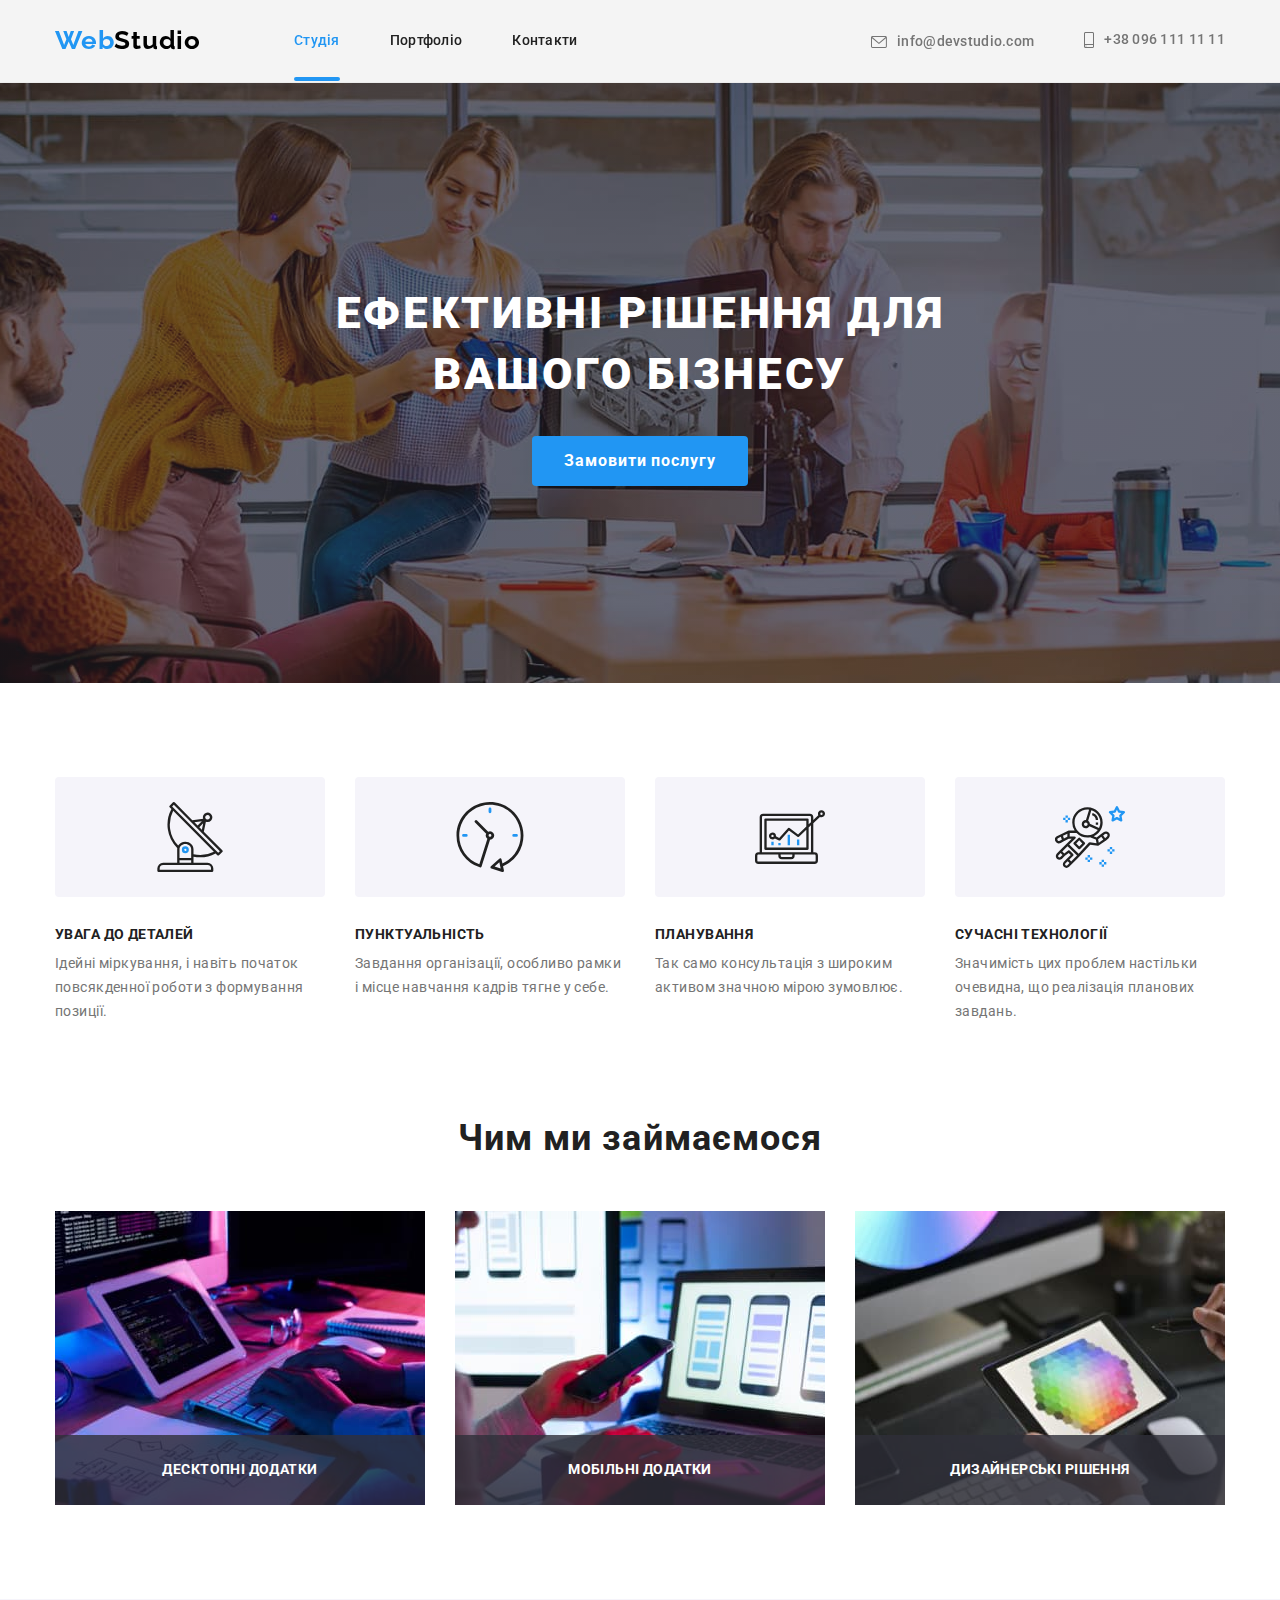
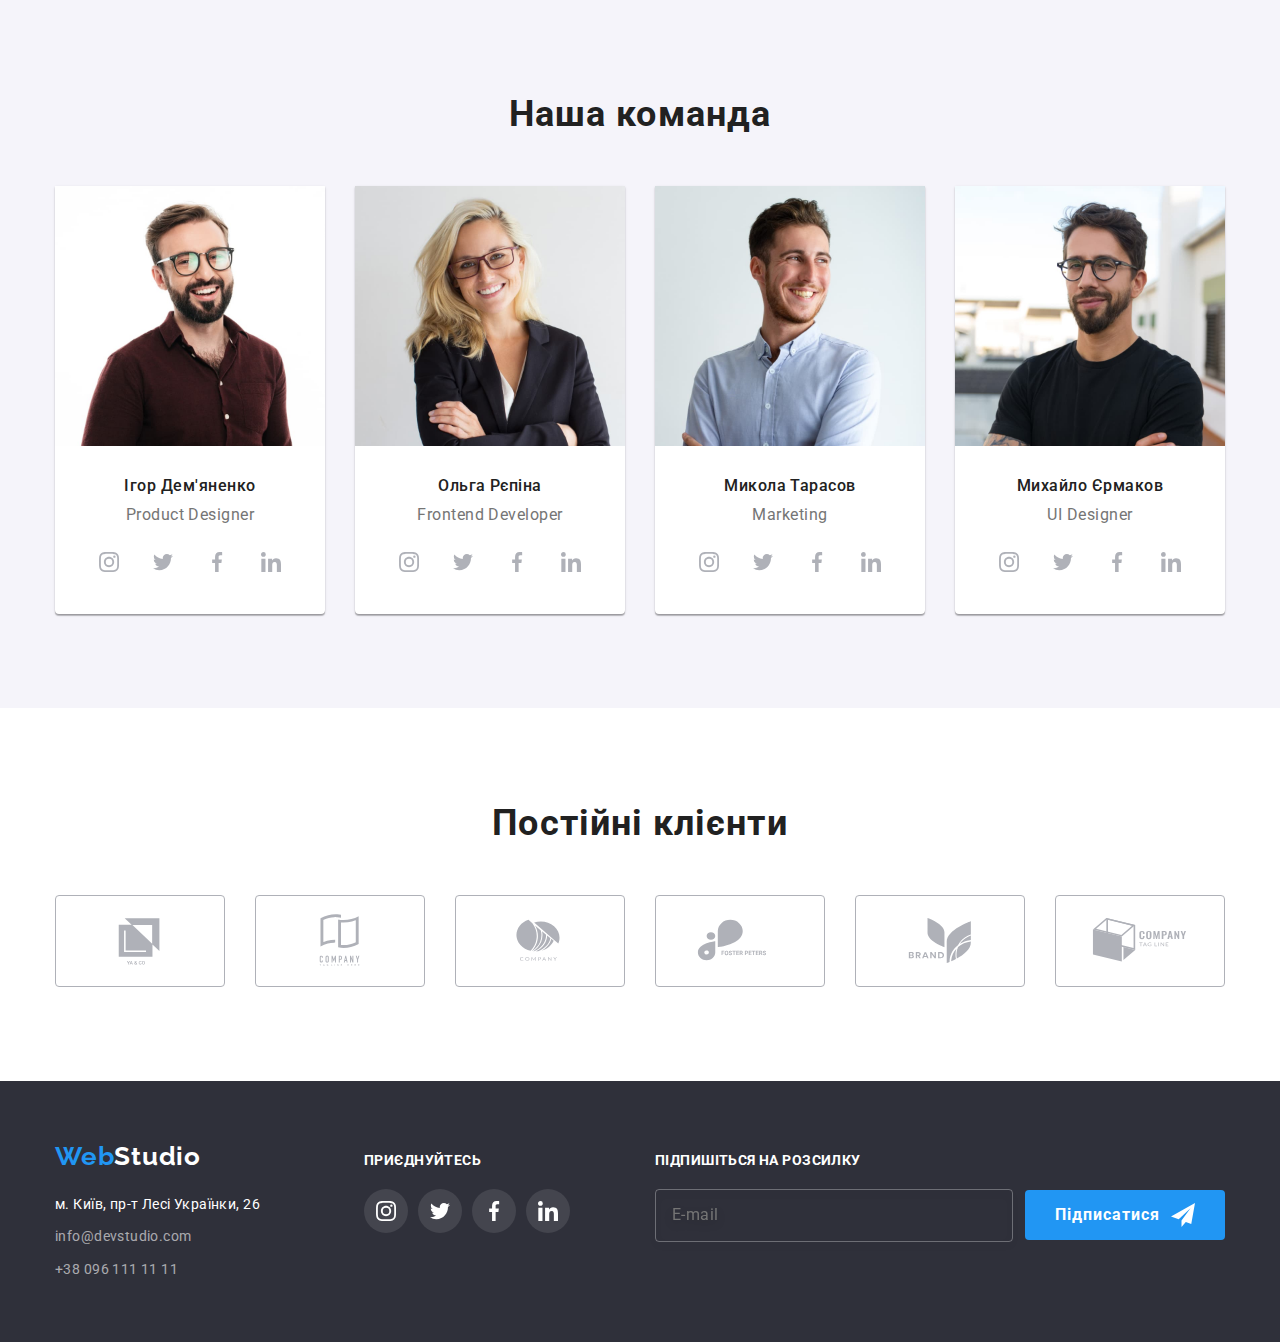
<file: index.html>
<!DOCTYPE html>
<html lang="uk">
  <head>
    <meta charset="UTF-8" />
    <meta http-equiv="X-UA-Compatible" content="IE=edge" />
    <meta name="viewport" content="width=device-width, initial-scale=1.0" />
    <title>Головна</title>
    <link rel="preconnect" href="https://fonts.googleapis.com" />
    <link rel="preconnect" href="https://fonts.gstatic.com" crossorigin />
    <link
      href="https://fonts.googleapis.com/css2?family=Raleway:wght@700&family=Roboto:wght@400;500;700;900&display=swap"
      rel="stylesheet"
    />
    <link
      rel="stylesheet"
      href="https://cdnjs.cloudflare.com/ajax/libs/modern-normalize/1.1.0/modern-normalize.min.css"
    />
    <link
      rel="stylesheet"
      href="https://cdnjs.cloudflare.com/ajax/libs/animate.css/4.1.1/animate.min.css"
    />
    <link rel="stylesheet" href="./css/main.min.css" />
    <link rel="stylesheet" href="./css/styles.css" />
  </head>
  <body class="body" data-page>
    <!--Верхня лінія-->
    <header class="header header--no-transparency" data-header>
      <div class="container header__container">
        <nav class="nav">
          <a class="logo" href="index.html"> <span class="logo__accent">Web</span>Studio </a>
          <ul class="nav__list">
            <li>
              <a class="nav__link nav__link--current" href="./index.html">Студія</a>
            </li>
            <li><a class="nav__link" href="./portfolio.html">Портфоліо</a></li>
            <li><a class="nav__link" href="">Контакти</a></li>
          </ul>
        </nav>
        <ul class="nav__list-contact">
          <li class="nav__item-mail">
            <a class="nav__link-mail" href="mailto:info@devstudio.com">
              <svg class="nav__icon-mail" width="16px" height="12px">
                <use href="./images/icons.svg#envelope"></use>
              </svg>
              info@devstudio.com
            </a>
          </li>
          <li class="nav__item-tel">
            <a class="nav__link-tel" href="tel:+380961111111">
              <svg class="nav__icon-tel" width="10px" height="16px">
                <use href="./images/icons.svg#smartphone"></use>
              </svg>
              +38 096 111 11 11
            </a>
          </li>
        </ul>
      </div>
    </header>

    <main>
      <!--Секція герой-->
      <section class="hero">
        <div class="container">
          <h1 class="hero__title animate__animated animate__fadeInDown">
            Ефективні рішення для вашого бізнесу
          </h1>
          <button
            class="hero__button hero__btn animate__animated animate__pulse animate__slower"
            type="button"
            data-modal-open
          >
            Замовити послугу
          </button>
        </div>
      </section>
      <!--Особливості-->
      <section class="about section">
        <div class="container">
          <h2 class="about__caption visually-hidden">--Особливості--</h2>
          <ul class="about__list">
            <li class="about__item">
              <div class="about__icon-antenna">
                <svg class="about__icon">
                  <use href="./images/icons.svg#antenna"></use>
                </svg>
              </div>
              <h3 class="about__title">УВАГА ДО ДЕТАЛЕЙ</h3>
              <p class="about__subtitle">
                Ідейні міркування, і навіть початок повсякденної роботи з формування позиції.
              </p>
            </li>
            <li class="about__item">
              <div class="about__icon-clock">
                <svg class="about__icon">
                  <use href="./images/icons.svg#clock"></use>
                </svg>
              </div>
              <h3 class="about__title">ПУНКТУАЛЬНІСТЬ</h3>
              <p class="about__subtitle">
                Завдання організації, особливо рамки і місце навчання кадрів тягне у себе.
              </p>
            </li>
            <li class="about__item">
              <div class="about__icon-diagram">
                <svg class="about__icon">
                  <use href="./images/icons.svg#diagram"></use>
                </svg>
              </div>
              <h3 class="about__title">ПЛАНУВАННЯ</h3>
              <p class="about__subtitle">
                Так само консультація з широким активом значною мірою зумовлює.
              </p>
            </li>
            <li class="about__item">
              <div class="about__icon-astronaut">
                <svg class="about__icon">
                  <use href="./images/icons.svg#astronaut"></use>
                </svg>
              </div>
              <h3 class="about__title">СУЧАСНІ ТЕХНОЛОГІЇ</h3>
              <p class="about__subtitle">
                Значимість цих проблем настільки очевидна, що реалізація планових завдань.
              </p>
            </li>
          </ul>
        </div>
      </section>
      <!--Чим займаються-->
      <section class="work section">
        <div class="container">
          <h2 class="work__title">Чим ми займаємося</h2>
          <ul class="work__list">
            <li class="work__item">
              <img
                class="work__img"
                src="./images/section_work/box1.jpg"
                alt="IPad на столі з клавіатурою и документами"
                height="294"
                width="370"
              />
              <div class="work__text-card">
                <h3 class="work__text">Десктопні додатки</h3>
              </div>
            </li>
            <li class="work__item">
              <img
                class="work__img"
                src="./images/section_work/box2.jpg"
                alt="відкритий ноутбук рука с заблокованим смартфон телевізор на фоні"
                height="294"
                width="370"
              />
              <div class="work__text-card">
                <h3 class="work__text">Мобільні додатки</h3>
              </div>
            </li>
            <li class="work__item">
              <img
                class="work__img"
                src="./images/section_work/box3.jpg"
                alt="планшет відкритий на виборі кольору"
                height="294"
                width="370"
              />
              <div class="work__text-card">
                <h3 class="work__text">Дизайнерські рішення</h3>
              </div>
            </li>
          </ul>
        </div>
      </section>
      <!--Команда-->
      <section class="team section">
        <div class="container">
          <h2 class="team__caption">Наша команда</h2>
          <ul class="team__list">
            <li class="team__item">
              <img
                class="team__img"
                src="./images/our_team/img1.jpg"
                alt="Чоловік"
                height="260"
                width="270"
              />
              <div class="team__card">
                <h3 class="team__item-title">Ігор Дем'яненко</h3>
                <p class="team__item-text" lang="en">Product Designer</p>
                <ul class="social__list">
                  <li class="social__item">
                    <a
                      class="social__link"
                      href=""
                      target="_blank"
                      rel="noopener noreferrer"
                      aria-label="instagram"
                    >
                      <svg class="social__icon" width="20" height="20">
                        <use href="./images/icons.svg#instagram"></use>
                      </svg>
                    </a>
                  </li>
                  <li class="social__item">
                    <a
                      class="social__link"
                      href=""
                      target="_blank"
                      rel="noopener noreferrer"
                      aria-label="twitter"
                    >
                      <svg class="social__icon" width="20" height="20">
                        <use href="./images/icons.svg#twitter"></use>
                      </svg>
                    </a>
                  </li>
                  <li class="social__item">
                    <a
                      class="social__link"
                      href=""
                      target="_blank"
                      rel="noopener noreferrer"
                      aria-label="facebook"
                    >
                      <svg class="social__icon" width="20" height="20">
                        <use href="./images/icons.svg#facebook"></use>
                      </svg>
                    </a>
                  </li>
                  <li class="social__item">
                    <a
                      class="social__link"
                      href=""
                      target="_blank"
                      rel="noopener noreferrer"
                      aria-label="linkedin"
                    >
                      <svg class="social__icon" width="20" height="20">
                        <use href="./images/icons.svg#linkedin"></use>
                      </svg>
                    </a>
                  </li>
                </ul>
              </div>
            </li>
            <li class="team__item">
              <img
                class="team__img"
                src="./images/our_team/img2.jpg"
                alt="Жінка"
                height="260"
                width="270"
              />
              <div class="team__card">
                <h3 class="team__item-title">Ольга Рєпіна</h3>
                <p class="team__item-text" lang="en">Frontend Developer</p>
                <ul class="social__list">
                  <li class="social__item">
                    <a
                      class="social__link"
                      href=""
                      target="_blank"
                      rel="noopener noreferrer"
                      aria-label="instagram"
                    >
                      <svg class="social__icon" width="20" height="20">
                        <use href="./images/icons.svg#instagram"></use>
                      </svg>
                    </a>
                  </li>
                  <li class="social__item">
                    <a
                      class="social__link"
                      href=""
                      target="_blank"
                      rel="noopener noreferrer"
                      aria-label="twitter"
                    >
                      <svg class="social__icon" width="20" height="20">
                        <use href="./images/icons.svg#twitter"></use>
                      </svg>
                    </a>
                  </li>
                  <li class="social__item">
                    <a
                      class="social__link"
                      href=""
                      target="_blank"
                      rel="noopener noreferrer"
                      aria-label="facebook"
                    >
                      <svg class="social__icon" width="20" height="20">
                        <use href="./images/icons.svg#facebook"></use>
                      </svg>
                    </a>
                  </li>
                  <li class="social__item">
                    <a
                      class="social__link"
                      href=""
                      target="_blank"
                      rel="noopener noreferrer"
                      aria-label="linkedin"
                    >
                      <svg class="social__icon" width="20" height="20">
                        <use href="./images/icons.svg#linkedin"></use>
                      </svg>
                    </a>
                  </li>
                </ul>
              </div>
            </li>
            <li class="team__item">
              <img
                class="team__img"
                src="./images/our_team/img3.jpg"
                alt="Чоловік"
                height="260"
                width="270"
              />
              <div class="team__card">
                <h3 class="team__item-title">Микола Тарасов</h3>
                <p class="team__item-text" lang="en">Marketing</p>
                <ul class="social__list">
                  <li class="social__item">
                    <a
                      class="social__link"
                      href=""
                      target="_blank"
                      rel="noopener noreferrer"
                      aria-label="instagram"
                    >
                      <svg class="social__icon" width="20" height="20">
                        <use href="./images/icons.svg#instagram"></use>
                      </svg>
                    </a>
                  </li>
                  <li class="social__item">
                    <a
                      class="social__link"
                      href=""
                      target="_blank"
                      rel="noopener noreferrer"
                      aria-label="twitter"
                    >
                      <svg class="social__icon" width="20" height="20">
                        <use href="./images/icons.svg#twitter"></use>
                      </svg>
                    </a>
                  </li>
                  <li class="social__item">
                    <a
                      class="social__link"
                      href=""
                      target="_blank"
                      rel="noopener noreferrer"
                      aria-label="facebook"
                    >
                      <svg class="social__icon" width="20" height="20">
                        <use href="./images/icons.svg#facebook"></use>
                      </svg>
                    </a>
                  </li>
                  <li class="social__item">
                    <a
                      class="social__link"
                      href=""
                      target="_blank"
                      rel="noopener noreferrer"
                      aria-label="linkedin"
                    >
                      <svg class="social__icon" width="20" height="20">
                        <use href="./images/icons.svg#linkedin"></use>
                      </svg>
                    </a>
                  </li>
                </ul>
              </div>
            </li>
            <li class="team__item">
              <img
                class="team__img"
                src="./images/our_team/img4.jpg"
                alt="Чоловік"
                height="260"
                width="270"
              />
              <div class="team__card">
                <h3 class="team__item-title">Михайло Єрмаков</h3>
                <p class="team__item-text" lang="en">UI Designer</p>
                <ul class="social__list">
                  <li class="social__item">
                    <a
                      class="social__link"
                      href=""
                      target="_blank"
                      rel="noopener noreferrer"
                      aria-label="instagram"
                    >
                      <svg class="social__icon" width="20" height="20">
                        <use href="./images/icons.svg#instagram"></use>
                      </svg>
                    </a>
                  </li>
                  <li class="social__item">
                    <a
                      class="social__link"
                      href=""
                      target="_blank"
                      rel="noopener noreferrer"
                      aria-label="twitter"
                    >
                      <svg class="social__icon" width="20" height="20">
                        <use href="./images/icons.svg#twitter"></use>
                      </svg>
                    </a>
                  </li>
                  <li class="social__item">
                    <a
                      class="social__link"
                      href=""
                      target="_blank"
                      rel="noopener noreferrer"
                      aria-label="facebook"
                    >
                      <svg class="social__icon" width="20" height="20">
                        <use href="./images/icons.svg#facebook"></use>
                      </svg>
                    </a>
                  </li>
                  <li class="social__item">
                    <a
                      class="social__link"
                      href=""
                      target="_blank"
                      rel="noopener noreferrer"
                      aria-label="linkedin"
                    >
                      <svg class="social__icon" width="20" height="20">
                        <use href="./images/icons.svg#linkedin"></use>
                      </svg>
                    </a>
                  </li>
                </ul>
              </div>
            </li>
          </ul>
        </div>
      </section>
      <!-- секція клієнти -->
      <section class="client section">
        <div class="conteiner">
          <h2 class="client__title">Постійні клієнти</h2>
          <div class="client__group">
            <ul class="clients__list">
              <li class="clients__item">
                <a class="clients__link" href="" target="_blank" rel="noopener noreferrer">
                  <svg class="client__icon" width="106" height="60">
                    <use href="./images/icons.svg#Logo-1"></use>
                  </svg>
                </a>
              </li>
              <li class="clients__item">
                <a class="clients__link" href="" target="_blank" rel="noopener noreferrer">
                  <svg class="client__icon" width="106" height="60">
                    <use href="./images/icons.svg#Logo-2"></use>
                  </svg>
                </a>
              </li>
              <li class="clients__item">
                <a class="clients__link" href="" target="_blank" rel="noopener noreferrer">
                  <svg class="client__icon" width="106" height="60">
                    <use href="./images/icons.svg#Logo-3"></use>
                  </svg>
                </a>
              </li>
              <li class="clients__item">
                <a class="clients__link" href="" target="_blank" rel="noopener noreferrer">
                  <svg class="client__icon" width="106" height="60">
                    <use href="./images/icons.svg#Logo-4"></use>
                  </svg>
                </a>
              </li>
              <li class="clients__item">
                <a class="clients__link" href="" target="_blank" rel="noopener noreferrer">
                  <svg class="client__icon" width="106" height="60">
                    <use href="./images/icons.svg#Logo-5"></use>
                  </svg>
                </a>
              </li>
              <li class="clients__item">
                <a class="clients__link" href="" target="_blank" rel="noopener noreferrer">
                  <svg class="client__icon" width="106" height="60">
                    <use href="./images/icons.svg#Logo-6"></use>
                  </svg>
                </a>
              </li>
            </ul>
          </div>
        </div>
      </section>
    </main>

    <!--Футер-->
    <footer class="section__footer">
      <div class="container footer">
        <div class="address">
          <a class="logo section__logo" href="index.html"
            ><span class="logo__accent">Web</span>Studio</a
          >
          <address class="section__address">
            <ul class="section__list">
              <li class="section__item">
                <a
                  class="section__link-address"
                  href="https://www.google.com/maps/place/%D0%B1%D1%83%D0%BB.+%D0%9B%D0%B5%D1%81%D0%B8+%D0%A3%D0%BA%D1%80%D0%B0%D0%B8%D0%BD%D0%BA%D0%B8,+26,+%D0%9A%D0%B8%D0%B5%D0%B2,+02000/@50.4265139,30.5383131,20z/data=!4m5!3m4!1s0x40d4cf0e033ecbe9:0x57a4dffefec77da0!8m2!3d50.4265807!4d30.5383858"
                  target="_blank"
                  rel="noreferrer noopener"
                  >м. Київ, пр-т Лесі Українки, 26</a
                >
              </li>
              <li class="section__item">
                <a class="section__link-mail" href="mailto:info@devstudio.com"
                  >info@devstudio.com</a
                >
              </li>
              <li class="section__item">
                <a class="section__link-tel" href="tel:+380961111111">+38 096 111 11 11</a>
              </li>
            </ul>
          </address>
        </div>
        <div class="social">
          <h2 class="social__title">приєднуйтесь</h2>
          <ul class="social__list">
            <li class="social__item">
              <a
                class="social__link footer-link"
                href=""
                target="_blank"
                rel="noopener noreferrer"
                aria-label="instagram"
              >
                <svg class="social__icon" width="20" height="20">
                  <use href="./images/icons.svg#instagram"></use>
                </svg>
              </a>
            </li>
            <li class="social__item">
              <a
                class="social__link footer-link"
                href=""
                target="_blank"
                rel="noopener noreferrer"
                aria-label="twitter"
              >
                <svg class="social__icon" width="20" height="20">
                  <use href="./images/icons.svg#twitter"></use>
                </svg>
              </a>
            </li>
            <li class="social__item">
              <a
                class="social__link footer-link"
                href=""
                target="_blank"
                rel="noopener noreferrer"
                aria-label="facebook"
              >
                <svg class="social__icon" width="20" height="20">
                  <use href="./images/icons.svg#facebook"></use>
                </svg>
              </a>
            </li>
            <li class="social__item">
              <a
                class="social__link footer-link"
                href=""
                target="_blank"
                rel="noopener noreferrer"
                aria-label="linkedin"
              >
                <svg class="social__icon" width="20" height="20">
                  <use href="./images/icons.svg#linkedin"></use>
                </svg>
              </a>
            </li>
          </ul>
        </div>
        <div class="subscribe">
          <p class="subscribe__text">Підпишіться на розсилку</p>
          <form class="form" name="footer-form">
            <input class="form__email" name="user-mail" type="email" placeholder="E-mail" />
            <button
              class="form__btn animate__animated animate__pulse animate__slower"
              type="submit"
            >
              Підписатися
              <svg class="form__btn-icon" width="24" height="24">
                <use class="btn__icon" href="./images/icons.svg#icon-icon-send"></use>
              </svg>
            </button>
          </form>
        </div>
      </div>
    </footer>

    <!-- Модальне вікно -->
    <div class="backdrop is-hidden" data-modal>
      <div class="modal">
        <button class="modal-btn" type="button" data-modal-close>
          <svg class="modal-btn-icon" width="20" height="20">
            <use href="./images/icons.svg#close"></use>
          </svg>
        </button>

        <h2 class="modal-form-title">Залиште свої дані, ми вам передзвонимо</h2>
        <form class="modal-forms" autocomplete="off">
          <div class="modal-forms-groups">
            <label class="modal-form-group" for="name">
              <span class="modal-form-label">Ім'я</span>
              <input class="modal-form-input" type="text" name="name" id="name" />
              <svg class="modal-form-icon">
                <use href="./images/icons.svg#icon-person"></use>
              </svg>
            </label>

            <label class="modal-form-group" for="tel">
              <span class="modal-form-label">Телефон</span>
              <input class="modal-form-input" type="tel" name="tel" id="tel" />
              <svg class="modal-form-icon">
                <use href="./images/icons.svg#icon-phone"></use>
              </svg>
            </label>

            <label class="modal-form-group" for="email">
              <span class="modal-form-label">Пошта</span>
              <input class="modal-form-input" type="email" name="email" id="email" />
              <svg class="modal-form-icon">
                <use href="./images/icons.svg#icon-email"></use>
              </svg>
            </label>

            <label class="modal-form-group">
              <span class="modal-form-label">Коментар</span>
              <textarea
                class="modal-form-textarea"
                name="comment"
                id="comment"
                rows="7"
                placeholder="Введіть текст"
              ></textarea>
            </label>
          </div>
          <label class="modal-checkbox">
            <input class="modal-form-checkbox visually-hidden" type="checkbox" name="check" />
            <svg class="form-checkbox-icon" width="20" height="20">
              <!-- <use
                  class="form-checkbox-icon-uncheck"
                  href="./images/icons.svg#icon-uncheck"
                ></use> -->
              <use class="form-checkbox-icon-check" href="./images/icons.svg#icon-check"></use>
            </svg>
            <span class="modal-checkbox-label">
              Погоджуюся з розсилкою та приймаю
              <a class="modal-form-link" href="">Умови договору</a>
            </span>
          </label>

          <button class="modal-form-btn" type="submit">Відправити</button>
        </form>
      </div>
    </div>

    <!-- Підключення скриптів -->
    <script src="./js/modal.js"></script>

    <script src="./js/header-scroll.js"></script>
  </body>
</html>
</file>
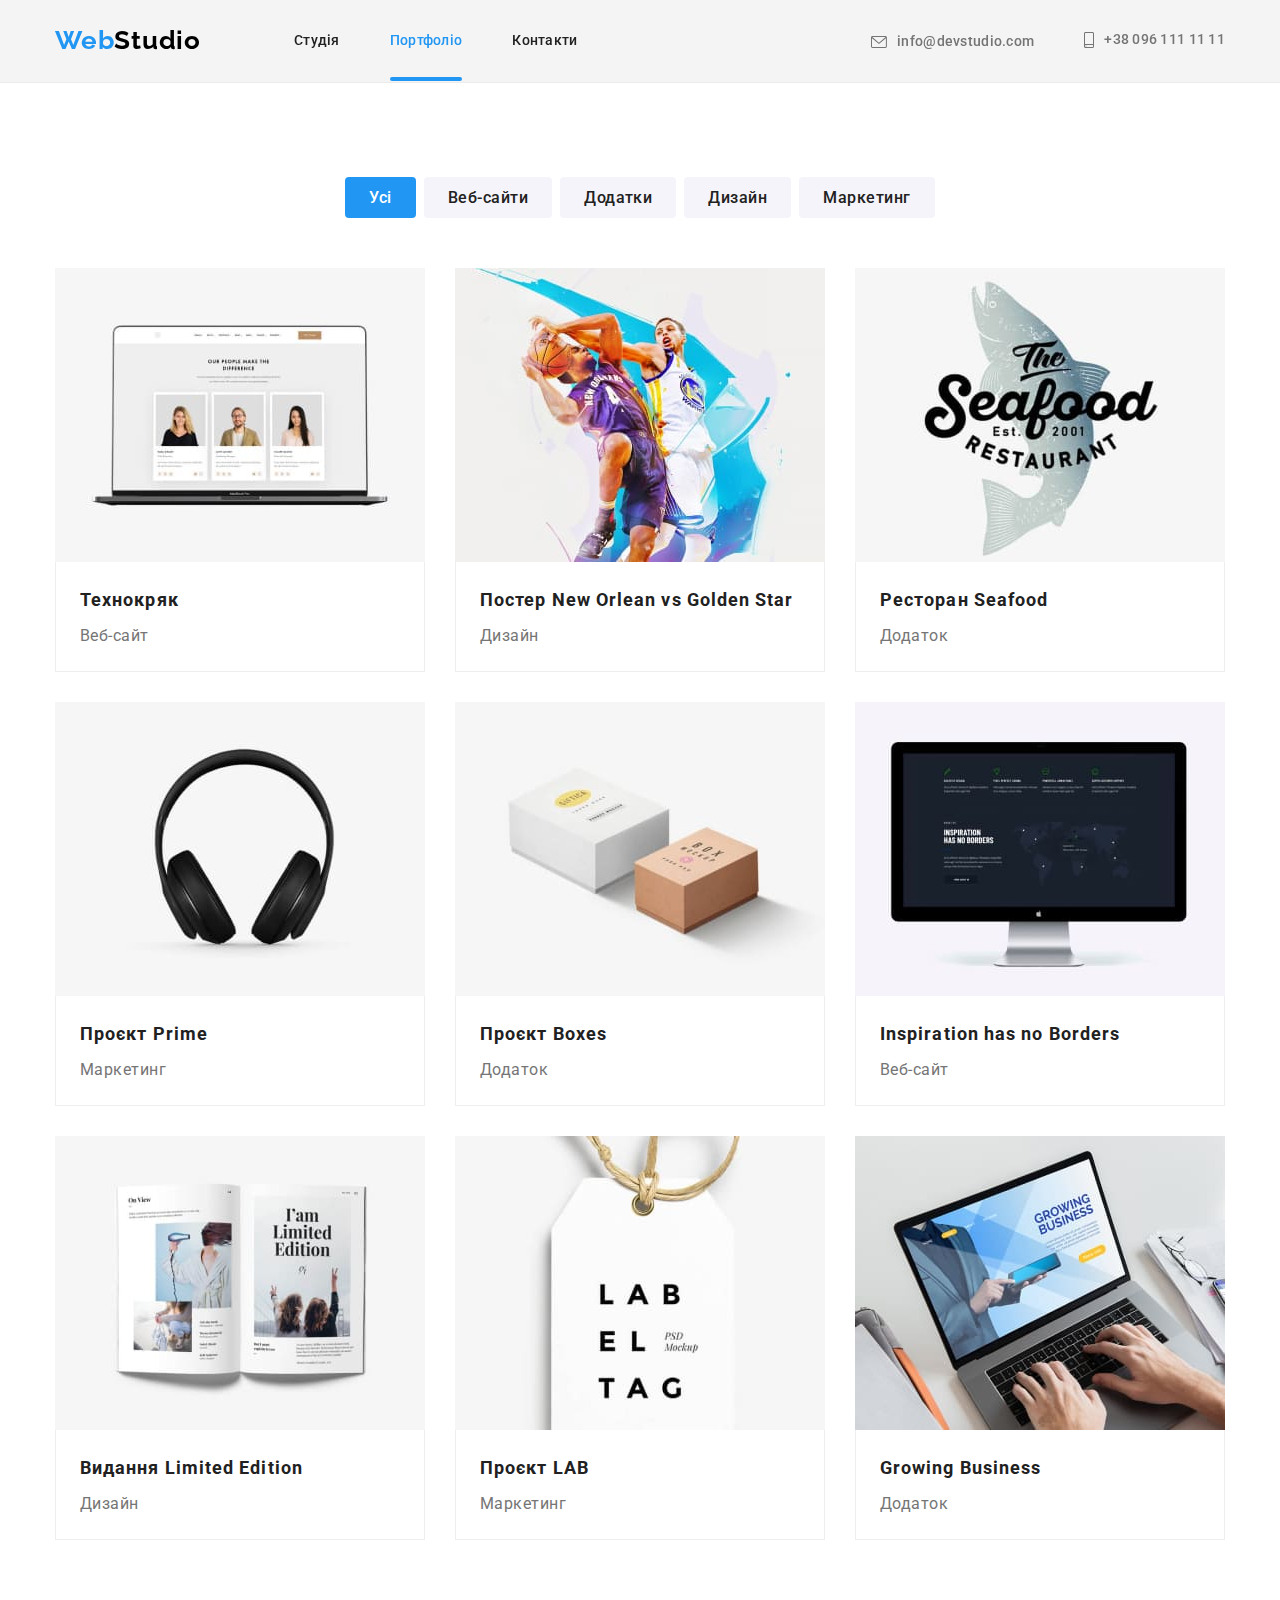
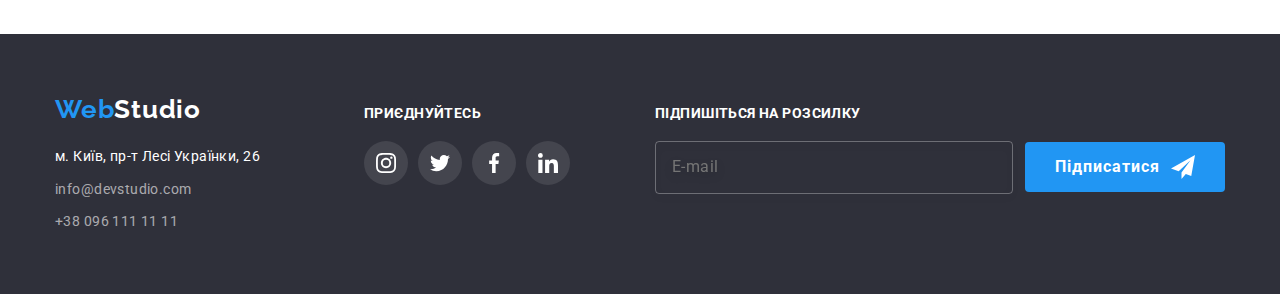
<file: portfolio.html>
<!DOCTYPE html>
<html lang="ru">
  <head>
    <meta charset="UTF-8" />
    <meta http-equiv="X-UA-Compatible" content="IE=edge" />
    <meta name="viewport" content="width=device-width, initial-scale=1.0" />
    <title>Головна</title>
    <link rel="preconnect" href="https://fonts.googleapis.com" />
    <link rel="preconnect" href="https://fonts.gstatic.com" crossorigin />
    <link
      href="https://fonts.googleapis.com/css2?family=Raleway:wght@700&family=Roboto:wght@400;500;700;900&display=swap"
      rel="stylesheet"
    />
    <link
      rel="stylesheet"
      href="https://cdnjs.cloudflare.com/ajax/libs/modern-normalize/1.1.0/modern-normalize.min.css"
    />
    <link
      rel="stylesheet"
      href="https://cdnjs.cloudflare.com/ajax/libs/animate.css/4.1.1/animate.min.css"
    />
    <link rel="stylesheet" href="./css/main.min.css" />
    <link rel="stylesheet" href="./css/styles.css" />
  </head>

  <body class="body">
    <!-- Верхня лінія -->
    <header class="header header--no-transparency" data-header>
      <div class="container header__container">
        <nav class="nav">
          <a class="logo" href="index.html"> <span class="logo__accent">Web</span>Studio </a>
          <ul class="nav__list">
            <li>
              <a class="nav__link" href="./index.html">Студія</a>
            </li>
            <li><a class="nav__link nav__link--current" href="./portfolio.html">Портфоліо</a></li>
            <li><a class="nav__link" href="">Контакти</a></li>
          </ul>
        </nav>
        <ul class="nav__list-contact">
          <li class="nav__item-mail">
            <a class="nav__link-mail" href="mailto:info@devstudio.com">
              <svg class="nav__icon-mail" width="16px" height="12px">
                <use href="./images/icons.svg#envelope"></use>
              </svg>
              info@devstudio.com
            </a>
          </li>
          <li class="nav__item-tel">
            <a class="nav__link-tel" href="tel:+380961111111">
              <svg class="nav__icon-tel" width="10px" height="16px">
                <use href="./images/icons.svg#smartphone"></use>
              </svg>
              +38 096 111 11 11
            </a>
          </li>
        </ul>
      </div>
    </header>
    <!-- унікальний контент, портфоліо -->
    <main class="portfolio">
      <section class="portfolio-section section">
        <div class="container">
          <h1 class="visually-hidden">Приклади робіт</h1>
          <ul class="portfolio-list">
            <li><button type="button" class="portfolio-filter btn-filter current">Усі</button></li>
            <li><button type="button" class="portfolio-filter">Веб-сайти</button></li>
            <li><button type="button" class="portfolio-filter">Додатки</button></li>
            <li><button type="button" class="portfolio-filter">Дизайн</button></li>
            <li><button type="button" class="portfolio-filter">Маркетинг</button></li>
          </ul>
          <ul class="portfolio-cards-list">
            <li class="cards-list">
              <a class="link-card" href="">
                <div class="overlay-cards">
                  <img
                    class="portfolio-cards-img"
                    src="./images/portfolio/img.jpg"
                    alt="ноутбук"
                    height="294"
                    width="370"
                  />
                  <div class="overlay-work">
                    <p class="overlay-text">
                      Ресурс пропонує комплексні пропозиції з різним рівнем функціоналу та сервісів.
                      Все це дозволить відвідувачу отримати вичерпні відомості про компанію чи
                      приватну особу.
                    </p>
                  </div>
                </div>
                <div class="cards-border">
                  <h2 class="portfolio-cards-title">Технокряк</h2>
                  <p class="portfolio-cards-text">Веб-сайт</p>
                </div>
              </a>
            </li>
            <li class="cards-list">
              <a class="link-card" href="">
                <div class="overlay-cards">
                  <img
                    class="portfolio-cards-img"
                    src="./images/portfolio/img1.jpg"
                    alt="двоє чоловіків"
                    height="294"
                    width="370"
                  />
                  <div class="overlay-work">
                    <p class="overlay-text">
                      Ресурс пропонує комплексні пропозиції з різним рівнем функціоналу та сервісів.
                      Все це дозволить відвідувачу отримати вичерпні відомості про компанію чи
                      приватну особу.
                    </p>
                  </div>
                </div>
                <div class="cards-border">
                  <h2 class="portfolio-cards-title">Постер New Orlean vs Golden Star</h2>
                  <p class="portfolio-cards-text">Дизайн</p>
                </div>
              </a>
            </li>
            <li class="cards-list">
              <a class="link-card" href="">
                <div class="overlay-cards">
                  <img
                    class="portfolio-cards-img"
                    src="./images/portfolio/img2.jpg"
                    alt="риба"
                    height="294"
                    width="370"
                  />
                  <div class="overlay-work">
                    <p class="overlay-text">
                      Ресурс пропонує комплексні пропозиції з різним рівнем функціоналу та сервісів.
                      Все це дозволить відвідувачу отримати вичерпні відомості про компанію чи
                      приватну особу.
                    </p>
                  </div>
                </div>
                <div class="cards-border">
                  <h2 class="portfolio-cards-title">Ресторан Seafood</h2>
                  <p class="portfolio-cards-text">Додаток</p>
                </div>
              </a>
            </li>
            <li class="cards-list">
              <a class="link-card" href="">
                <div class="overlay-cards">
                  <img
                    class="portfolio-cards-img"
                    src="./images/portfolio/img3.jpg"
                    alt="навушники"
                    height="294"
                    width="370"
                  />
                  <div class="overlay-work">
                    <p class="overlay-text">
                      Ресурс пропонує комплексні пропозиції з різним рівнем функціоналу та сервісів.
                      Все це дозволить відвідувачу отримати вичерпні відомості про компанію чи
                      приватну особу.
                    </p>
                  </div>
                </div>
                <div class="cards-border">
                  <h2 class="portfolio-cards-title">Проєкт Prime</h2>
                  <p class="portfolio-cards-text">Маркетинг</p>
                </div>
              </a>
            </li>
            <li class="cards-list">
              <a class="link-card" href="">
                <div class="overlay-cards">
                  <img
                    class="portfolio-cards-img"
                    src="./images/portfolio/img4.jpg"
                    alt="дві коробки"
                    height="294"
                    width="370"
                  />
                  <div class="overlay-work">
                    <p class="overlay-text">
                      Ресурс пропонує комплексні пропозиції з різним рівнем функціоналу та сервісів.
                      Все це дозволить відвідувачу отримати вичерпні відомості про компанію чи
                      приватну особу.
                    </p>
                  </div>
                </div>
                <div class="cards-border">
                  <h2 class="portfolio-cards-title">Проєкт Boxes</h2>
                  <p class="portfolio-cards-text">Додаток</p>
                </div>
              </a>
            </li>
            <li class="cards-list">
              <a class="link-card" href="">
                <div class="overlay-cards">
                  <img
                    class="portfolio-cards-img"
                    src="./images/portfolio/img5.jpg"
                    alt="моноблок"
                    height="294"
                    width="370"
                  />
                  <div class="overlay-work">
                    <p class="overlay-text">
                      Ресурс пропонує комплексні пропозиції з різним рівнем функціоналу та сервісів.
                      Все це дозволить відвідувачу отримати вичерпні відомості про компанію чи
                      приватну особу.
                    </p>
                  </div>
                </div>
                <div class="cards-border">
                  <h2 class="portfolio-cards-title">Inspiration has no Borders</h2>
                  <p class="portfolio-cards-text">Веб-сайт</p>
                </div>
              </a>
            </li>
            <li class="cards-list">
              <a class="link-card" href="">
                <div class="overlay-cards">
                  <img
                    class="portfolio-cards-img"
                    src="./images/portfolio/img6.jpg"
                    alt="книга"
                    height="294"
                    width="370"
                  />
                  <div class="overlay-work">
                    <p class="overlay-text">
                      Ресурс пропонує комплексні пропозиції з різним рівнем функціоналу та сервісів.
                      Все це дозволить відвідувачу отримати вичерпні відомості про компанію чи
                      приватну особу.
                    </p>
                  </div>
                </div>
                <div class="cards-border">
                  <h2 class="portfolio-cards-title">Видання Limited Edition</h2>
                  <p class="portfolio-cards-text">Дизайн</p>
                </div>
              </a>
            </li>
            <li class="cards-list">
              <a class="link-card" href="">
                <div class="overlay-cards">
                  <img
                    class="portfolio-cards-img"
                    src="./images/portfolio/img7.jpg"
                    alt="лейба"
                    height="294"
                    width="370"
                  />
                  <div class="overlay-work">
                    <p class="overlay-text">
                      Ресурс пропонує комплексні пропозиції з різним рівнем функціоналу та сервісів.
                      Все це дозволить відвідувачу отримати вичерпні відомості про компанію чи
                      приватну особу.
                    </p>
                  </div>
                </div>
                <div class="cards-border">
                  <h2 class="portfolio-cards-title">Проєкт LAB</h2>
                  <p class="portfolio-cards-text">Маркетинг</p>
                </div>
              </a>
            </li>
            <li class="cards-list">
              <a class="link-card" href="">
                <div class="overlay-cards">
                  <img
                    class="portfolio-cards-img"
                    src="./images/portfolio/img8.jpg"
                    alt="ноутбук"
                    height="294"
                    width="370"
                  />
                  <div class="overlay-work">
                    <p class="overlay-text">
                      Ресурс пропонує комплексні пропозиції з різним рівнем функціоналу та сервісів.
                      Все це дозволить відвідувачу отримати вичерпні відомості про компанію чи
                      приватну особу.
                    </p>
                  </div>
                </div>
                <div class="cards-border">
                  <h2 class="portfolio-cards-title">Growing Business</h2>
                  <p class="portfolio-cards-text">Додаток</p>
                </div>
              </a>
            </li>
          </ul>
        </div>
      </section>
    </main>

    <!--Футер-->
    <footer class="section__footer">
      <div class="container footer">
        <div class="address">
          <a class="logo section__logo" href="index.html"
            ><span class="logo__accent">Web</span>Studio</a
          >
          <address class="section__address">
            <ul class="section__list">
              <li class="section__item">
                <a
                  class="section__link-address"
                  href="https://www.google.com/maps/place/%D0%B1%D1%83%D0%BB.+%D0%9B%D0%B5%D1%81%D0%B8+%D0%A3%D0%BA%D1%80%D0%B0%D0%B8%D0%BD%D0%BA%D0%B8,+26,+%D0%9A%D0%B8%D0%B5%D0%B2,+02000/@50.4265139,30.5383131,20z/data=!4m5!3m4!1s0x40d4cf0e033ecbe9:0x57a4dffefec77da0!8m2!3d50.4265807!4d30.5383858"
                  target="_blank"
                  rel="noreferrer noopener"
                  >м. Київ, пр-т Лесі Українки, 26</a
                >
              </li>
              <li class="section__item">
                <a class="section__link-mail" href="mailto:info@devstudio.com"
                  >info@devstudio.com</a
                >
              </li>
              <li class="section__item">
                <a class="section__link-tel" href="tel:+380961111111">+38 096 111 11 11</a>
              </li>
            </ul>
          </address>
        </div>
        <div class="social">
          <h2 class="social__title">приєднуйтесь</h2>
          <ul class="social__list">
            <li class="social__item">
              <a
                class="social__link footer-link"
                href=""
                target="_blank"
                rel="noopener noreferrer"
                aria-label="instagram"
              >
                <svg class="social__icon" width="20" height="20">
                  <use href="./images/icons.svg#instagram"></use>
                </svg>
              </a>
            </li>
            <li class="social__item">
              <a
                class="social__link footer-link"
                href=""
                target="_blank"
                rel="noopener noreferrer"
                aria-label="twitter"
              >
                <svg class="social__icon" width="20" height="20">
                  <use href="./images/icons.svg#twitter"></use>
                </svg>
              </a>
            </li>
            <li class="social__item">
              <a
                class="social__link footer-link"
                href=""
                target="_blank"
                rel="noopener noreferrer"
                aria-label="facebook"
              >
                <svg class="social__icon" width="20" height="20">
                  <use href="./images/icons.svg#facebook"></use>
                </svg>
              </a>
            </li>
            <li class="social__item">
              <a
                class="social__link footer-link"
                href=""
                target="_blank"
                rel="noopener noreferrer"
                aria-label="linkedin"
              >
                <svg class="social__icon" width="20" height="20">
                  <use href="./images/icons.svg#linkedin"></use>
                </svg>
              </a>
            </li>
          </ul>
        </div>
        <div class="subscribe">
          <p class="subscribe__text">Підпишіться на розсилку</p>
          <form class="form" name="footer-form">
            <input class="form__email" name="user-mail" type="email" placeholder="E-mail" />
            <button
              class="form__btn animate__animated animate__pulse animate__slower"
              type="submit"
            >
              Підписатися
              <svg class="form__btn-icon" width="24" height="24">
                <use class="btn__icon" href="./images/icons.svg#icon-icon-send"></use>
              </svg>
            </button>
          </form>
        </div>
      </div>
    </footer>
    <!-- Підключення скриптів -->
    <script src="./js/header-scroll.js"></script>
  </body>
</html>
</file>
<file: css/styles.css>
/* стилі до index.html
.body {
  background-color: #ffffff;
  font-family: 'Roboto', sans-serif;
  color: #757575;
}
.no-scroll {
  overflow: hidden;
} */

/* :root {
  Кольори
--color-text: #757575;
--color-title: #212121;
--color-title2: #000;
--color-white: #fff;
--color-accent: #2196f3;

кольори фону
--background-color-basic: #2f303a;
--background-color-team: #f5f4fa;

Шрифти
--font-logo: 'Raleway', sans-serif;

для портфоліо
--item: 3;
--indent: 30px;
} */
/* часткове скидання стилів від браузера*/

/* img {
  display: block;
}
a {
  text-decoration: none;
  color: currentColor;
}

ul {
  list-style: none;
  margin: 0;
  padding: 0;
}

h1,
h2,
h3,
h4,
h5,
h6,
p {
  margin: 0;
} */

/* загальні стилі */
/* .visually-hidden {
  position: absolute;
  width: 1px;
  height: 1px;
  margin: -1px;
  border: 0;
  padding: 0;

  white-space: nowrap;
  clip-path: inset(100%);
  clip: rect(0 0 0 0);
  overflow: hidden;
} */
/* .container {
  width: 1200px;
  padding-left: 15px;
  padding-right: 15px;
  margin-left: auto;
  margin-right: auto;

  outline: 2px solid rebeccapurple;
} */

/* .section {
  padding-top: 94px;
  padding-bottom: 94px;
} */

/* верхня лінія */
/* .header {
  position: sticky;
  top: -1px;
  left: 0;
  width: 100%;
  z-index: 100;

  border-bottom: 1px solid #ececec;
}
.header--no-transparency {
  background-color: rgba(236, 236, 236, 0.6);
  backdrop-filter: blur(10px);
  border-bottom: 1px solid #ececec;
}
.header__container {
  display: flex;
  align-items: center;
}
.nav {
  display: flex;
  margin-right: auto;
  align-items: center;
}
.logo {
  font-weight: 700;
  font-size: 26px;
  line-height: 1.2;
  text-decoration: none;
  letter-spacing: 0.03em;
  color: var(--color-title2);
  font-family: var(--font-logo);
  margin-right: 93px;
}
.logo__accent {
  color: var(--color-accent);
}
.nav__list {
  font-weight: 500;
  font-size: 14px;
  line-height: 1.1;
  letter-spacing: 0.02em;
  cursor: pointer;
  font-family: inherit;
  color: var(--color-title);

  display: flex;

  gap: 50px;
}
.nav__link {
  color: inherit;
  display: block;
  padding-top: 32px;
  padding-bottom: 32px;
  position: relative;

  transition-property: color;
  transition-duration: 250ms;
  transition-timing-function: cubic-bezier(0.4, 0, 0.2, 1);
  transition-delay: 0s;
}

.nav__link:hover,
.nav__link:focus {
  color: var(--color-accent);
}

.nav__link--current {
  color: var(--color-accent);
}
.nav__link--current::after {
  content: '';
  position: absolute;
  bottom: 0;
  left: 0;

  width: 100%;
  height: 4px;
  background-color: var(--color-accent);
  border-radius: 2px;
}
.nav__list-contact {
  font-family: inherit;
  font-weight: 500;
  font-size: 14px;
  line-height: 1.1;
  letter-spacing: 0.02em;
  color: var(--color-title);

  display: flex;
  gap: 50px;
  align-items: baseline;
}
/* .nav__item-mail {
}
.nav__item-tel {
} */

/* .nav__icon-tel,
.nav__icon-mail {
  fill: currentColor;

  margin-right: 10px;
}
.nav__link-mail,
.nav__link-tel {
  color: var(--color-text);
  padding-top: 32px;
  padding-bottom: 32px;
  display: flex;
  align-items: center;

  transition-property: color;
  transition-duration: 250ms;
  transition-timing-function: cubic-bezier(0.4, 0, 0.2, 1);
  transition-delay: 0s;
}
.nav__link-mail:hover,
.nav__link-mail:focus,
.nav__link-tel:hover,
.nav__link-tel:focus {
  color: var(--color-accent);
}
*/

/* секція Герой */
/* .hero {
  background-color: var(--background-color-basic);
  padding-top: 200px;
  padding-bottom: 200px;
  max-width: 1600px;
  height: 600px;
  margin-left: auto;
  margin-right: auto;
  background-image: linear-gradient(to right, rgba(47, 48, 58, 0.4), rgba(47, 48, 58, 0.4)),
    url(../images/hero/background.jpg);

  background-repeat: no-repeat;
  background-position: center;
  background-size: cover;
}

.hero__title {
  font-weight: 900;
  font-size: 44px;
  line-height: 1.4;
  text-align: center;
  letter-spacing: 0.06em;
  text-transform: uppercase;
  color: var(--color-white);

  max-width: 696px;
  margin-left: auto;
  margin-right: auto;
  margin-bottom: 30px;
}

.hero__button {
  font-family: inherit;
  font-weight: 700;
  font-size: 16px;
  line-height: 1.9;
  cursor: pointer;
  color: var(--color-white);
  background: var(--color-accent);

  letter-spacing: 0.06em;
  border-radius: 4px;
  min-width: 216px;
  padding: 8px 30px;
  border: 2px solid transparent;

  transition-property: background, box-shadow;
  transition-duration: 250ms;
  transition-timing-function: cubic-bezier(0.4, 0, 0.2, 1);
  transition-delay: 0s;
}

.hero__btn {
  margin-right: auto;
  margin-left: auto;
  display: block;
}

.hero__button:hover,
.hero__button:focus {
  background: #188ce8;
  box-shadow: 0px 4px 4px rgba(0, 0, 0, 0.15);
} */

/*секція особливості*/
/* .about {
  padding-bottom: 0;
}
.about__list {
  display: flex;
  gap: 30px;
}
.about__item {
  width: 270px;
}

.about__icon {
  width: 70px;
  height: 70px;
}
.about__icon-antenna,
.about__icon-clock,
.about__icon-diagram,
.about__icon-astronaut {
  height: 120px;
  display: flex;
  align-items: center;
  justify-content: center;
  border-radius: 4px;
  background-color: rgba(245, 244, 250, 1);

  margin-bottom: 30px;
}

.about__title {
  font-weight: 700;
  font-size: 14px;
  line-height: 1.1;
  letter-spacing: 0.03em;
  text-transform: uppercase;
  color: var(--color-title);

  margin-bottom: 10px;
}
.about__subtitle {
  font-size: 14px;
  line-height: 1.7;
  letter-spacing: 0.03em;
  color: inherit;
} */

/* секція чим займаємось */
/* .work {
} */

/* .work__title {
  font-weight: 700;
  font-size: 36px;
  line-height: 1.2;
  text-align: center;
  letter-spacing: 0.03em;
  color: var(--color-title);

  margin-bottom: 50px;
}
.work__list {
  display: flex;
  gap: 30px;
}
.work__item {
  position: relative;
  display: flex;
  align-items: flex-end;
}

/* .work__img {
} */

/* .work__text-card {
  position: absolute;
  width: 370px;
}
.work__text {
  font-weight: 700;
  font-size: 14px;
  line-height: 1.1;
  text-align: center;
  letter-spacing: 0.03em;
  text-transform: uppercase;
  color: var(--color-white);
  background: rgba(47, 48, 58, 0.8);
  padding-top: 27px;
  padding-bottom: 27px;
} */

/* секція команда */
/* .team {
  background-color: var(--background-color-team);
}
.team__caption {
  font-weight: 700;
  font-size: 36px;
  line-height: 1.2;
  text-align: center;
  letter-spacing: 0.03em;
  color: var(--color-title);

  margin-bottom: 50px;
}
.team__list {
  display: flex;
  gap: 30px;
}
.team__item {
  box-shadow: 0px 1px 3px rgb(0 0 0 / 12%), 0px 1px 1px rgb(0 0 0 / 14%),
    0px 2px 1px rgb(0 0 0 / 20%);
  border-radius: 0px 0px 4px 4px;
  background-color: var(--color-white);
} */
/* .team__img {
} */
/* .team__card {
  padding: 30px 5px;
}
.team__item-title {
  font-weight: 500;
  font-size: 16px;
  line-height: 1.2;
  text-align: center;
  letter-spacing: 0.03em;
  color: var(--color-title);

  margin-bottom: 10px;
}
.team__item-text {
  font-size: 16px;
  line-height: 1.2;
  text-align: center;
  letter-spacing: 0.03em;
  color: inherit;

  margin-bottom: 16px;
}

.social__list {
  display: flex;
  justify-content: center;
  align-items: center;
  gap: 10px;
}
/* .social__item {
} */
/* .social__link {
  display: flex;
  width: 44px;
  height: 44px;
  background-color: var(--color-white);
  border-radius: 50%;

  color: #afb1b8;
  justify-content: center;
  align-items: center;

  transition-property: color, background-color;
  transition-duration: 250ms;
  transition-timing-function: cubic-bezier(0.4, 0, 0.2, 1);
  transition-delay: 0s;
}
.social__link:hover,
.social__link:focus {
  color: var(--color-white);
  background-color: var(--color-accent);
} */

/* .social-link:hover .social-icon,
.social-link:focus .social-icon {
  fill: var(--color-white);
} */

/* .social__icon {
  fill: currentColor;
} */

/* клієнти */

/* .client {
} */
/* .client__title {
  font-weight: 700;
  font-size: 36px;
  line-height: 1.2;
  text-align: center;
  letter-spacing: 0.03em;
  color: var(--color-title);

  margin-bottom: 50px;
} */
/* .clients {
} */
/* .clients__list {
  display: flex;
  gap: 30px;
  justify-content: center;
} */
/* .clients-item {
} */

/* .clients__link {
  height: 92px;
  width: 170px;
  border: 1px solid #afb1b8;
  border-radius: 4px;
  color: #afb1b8;
  display: flex;
  justify-content: center;
  align-items: center;

  transition-property: border-color, color;
  transition-duration: 250ms;
  transition-timing-function: cubic-bezier(0.4, 0, 0.2, 1);
  transition-delay: 0s;
}

.clients__link:hover,
.clients__link:focus {
  border-color: var(--color-accent);
  color: var(--color-accent);
}
.client__icon {
  fill: currentColor;
} */
/* підвал*/
/* .section__footer {
  background-color: var(--background-color-basic);
  padding: 60px 0;
}
.footer {
  display: flex;
  gap: 70px;
  align-items: baseline;
}

.section__logo {
  color: var(--color-white);

  margin-bottom: 20px;

  display: inline-block;
} */

/* .address {
} */
/* .section__address {
  font-style: normal;
}

.section__list {
  font-size: 14px;
  line-height: 1.7;
  letter-spacing: 0.03em;
}
.section__item:not(:last-child) {
  margin-bottom: 9px;
}
.section__link-address {
  color: var(--color-white);
}
.section__link-mail,
.section__link-tel {
  color: rgba(255, 255, 255, 0.6);

  transition-property: color;
  transition-duration: 250ms;
  transition-timing-function: cubic-bezier(0.4, 0, 0.2, 1);
  transition-delay: 0s;
}

.section__link-mail:hover,
.section__link-mail:focus,
.section__link-tel:focus,
.section__link-tel:hover {
  color: var(--color-white);
} */
/* social */
/* .social {
  margin-left: 70px;
}
.social__title {
  font-style: normal;
  font-weight: 700;
  font-size: 14px;
  line-height: 1.1;
  letter-spacing: 0.03em;
  text-transform: uppercase;
  color: var(--color-white);
  margin-bottom: 20px;

  display: block;
} */
/* .footer-link {
  color: var(--color-white);
  background-color: rgba(255, 255, 255, 0.1);
} */

/* subscribe */
/* .subscribe {
  margin-left: auto;
}
.subscribe__text {
  font-style: normal;
  font-weight: 700;
  font-size: 14px;
  line-height: 1.1;
  letter-spacing: 0.03em;
  text-transform: uppercase;
  color: var(--color-white);

  margin-bottom: 20px;
}

.form {
  display: flex;
  gap: 12px;
  align-items: center;
}
.form__email {
  font-size: 16px;
  line-height: 1.3;
  letter-spacing: 0.03em;

  color: rgba(255, 255, 255, 0.6);

  background-color: transparent;
  border: 1px solid rgba(255, 255, 255, 0.3);
  filter: drop-shadow(0px 4px 4px rgba(0, 0, 0, 0.15));
  border-radius: 4px;

  min-width: 358px;
  min-height: 50px;
  outline: transparent;

  padding-left: 16px;
  padding-top: 15px;
  padding-bottom: 15px;
} */
/* .form__btn {
  font-weight: 700;
  font-size: 16px;
  line-height: 1.8;
  display: flex;
  align-items: center;
  max-height: 50px;
  min-width: 200px;
  justify-content: space-between;
  letter-spacing: 0.06em;
  color: var(--color-white);
  background-color: var(--color-accent);

  border-radius: 4px;
  border-color: transparent;
  cursor: pointer;
  padding: 10px 28px;

  transition-property: box-shadow, background;
  transition-duration: 250ms;
  transition-timing-function: cubic-bezier(0.4, 0, 0.2, 1);
  transition-delay: 0s;
} */
/* .form__btn-icon {
} */

/* .form__btn:hover,
.form__btn:focus {
  box-shadow: 0px 4px 4px rgba(0, 0, 0, 0.15);
  background: #188ce8;
} */

/* стилі для portfolio.html */

/* секція фільтри */
/* .portfolio {
} */
/* .portfolio-list {
  display: flex;
  gap: 8px;

  justify-content: center;
  margin-bottom: 50px;
}
.portfolio-filter {
  font-family: inherit;
  font-weight: 500;
  font-size: 16px;
  line-height: 1.6;
  text-align: center;
  letter-spacing: 0.03em;
  color: var(--color-title);
  text-decoration: none;
  background-color: var(--background-color-team);
  cursor: pointer;

  padding: 6px 22px;
  border: 2px solid transparent;
  border-radius: 4px;

  transition-property: background-color, color, box-shadow;
  transition-duration: 250ms;
  transition-timing-function: cubic-bezier(0.4, 0, 0.2, 1);
  transition-delay: 0s;
}

.portfolio-filter:hover,
.portfolio-filter:focus {
  background-color: var(--color-accent);
  color: var(--color-white);
  box-shadow: 0px 3px 1px rgba(0, 0, 0, 0.1), 0px 1px 2px rgba(0, 0, 0, 0.08),
    0px 2px 2px rgba(0, 0, 0, 0.12);
}

.portfolio-filter.btn-filter.current {
  background-color: var(--color-accent);
  color: var(--color-white);
}

/* секція картки портфоліо*/
/* / */
/* .portfolio-cards-img {
} */

/* .overlay-work {
  position: absolute;
  top: 0;
  left: 0;
  opacity: 0;

  width: 100%;
  height: 100%;

  padding: 63px 24px;

  background-color: rgba(33, 150, 243, 0.9);
  backdrop-filter: blur(1px);
  transform: translateY(294px);

  transition-property: transform;
  transition-duration: 250ms;
  transition-timing-function: cubic-bezier(0.4, 0, 0.2, 1);
  transition-delay: 0s;
}
.overlay-text {
  font-weight: 400;
  font-size: 18px;
  line-height: 1.6;
  letter-spacing: 0.03em;
  color: var(--color-white);
}

.link-card:hover .overlay-work,
.link-card:focus .overlay-work {
  transform: translateY(0);
}
.cards-border {
  padding: 20px 24px;

  border-bottom: 1px solid #eeeeee;
  border-left: 1px solid #eeeeee;
  border-right: 1px solid #eeeeee;
}

.portfolio-cards-title {
  font-weight: 700;
  font-size: 18px;
  line-height: 2;
  letter-spacing: 0.06em;
  color: var(--color-title);

  margin-bottom: 4px;
}
.portfolio-cards-text {
  font-size: 16px;
  line-height: 1.8;
  letter-spacing: 0.03em;
  color: inherit;
}  */

/* Модальне вікно */
/* .backdrop {
  position: fixed;
  top: 0;
  left: 0;

  width: 100%;
  height: 100%;

  background: rgba(0, 0, 0, 0.2);
  z-index: 1000;

  transition-property: opacity, visibility;
  transition-duration: 300ms;
  transition-timing-function: cubic-bezier(0.4, 0, 0.2, 1);
  transition-delay: 0s;
}

.backdrop.is-hidden {
  opacity: 0;
  visibility: hidden;
  pointer-events: none;
}

.modal {
  width: 528px;
  min-height: 581px;
  box-shadow: 0px 1px 3px rgba(0, 0, 0, 0.12), 0px 1px 1px rgba(0, 0, 0, 0.14),
    0px 2px 1px rgba(0, 0, 0, 0.2);
  border-radius: 4px;
  background-color: var(--color-white);
  position: absolute;
  top: 50%;
  left: 50%;

  padding: 40px;

  transform: translate(-50%, -50%) scale(1) rotate(0);
  transition: transform 400ms ease-in-out 200ms, opacity 400ms ease-in-out 200ms;
}

.backdrop.is-hidden .modal {
  opacity: 1;
  transform: translate(-50%, -50%) scale(0.3) rotate(1turn);
}
.modal-btn {
  position: absolute;
  z-index: 100;
  top: 8px;
  right: 8px;
  width: 30px;
  height: 30px;
  padding: 0;
  border: 1px solid rgba(0, 0, 0, 0.1);
  border-radius: 50%;
  background-color: transparent;

  display: flex;
  align-items: center;
  justify-content: center;
  cursor: pointer;
} */

/* форми в модальному вікні та заголовок*/

/* .modal-form {
  position: absolute;
}
.modal-form-title {
  font-size: 20px;
  line-height: 1.2;
  text-align: center;
  letter-spacing: 0.03em;
  color: var(--color-title);

  margin-bottom: 12px;
}

.modal-forms {
  display: flex;

  flex-direction: column;
  align-items: center;
}

.modal-forms-groups {
  display: flex;
  gap: 10px;
  flex-direction: column;
  align-items: center;
  margin-bottom: 20px;
}
.modal-form-group {
  position: relative;
}
.modal-form-group:focus-within .modal-form-input {
  outline-color: var(--color-accent);
}
.modal-form-group:focus-within .modal-form-icon {
  color: var(--color-accent);
}

.modal-form-label {
  font-style: normal;
  font-weight: 400;
  font-size: 12px;
  line-height: 14px;
  letter-spacing: 0.01em;
  color: var(--color-text);
  display: block;
  margin-bottom: 4px;
}

.modal-form-input {
  width: 448px;
  max-height: 40px;

  border: 1px solid rgba(33, 33, 33, 0.2);
  border-radius: 4px;

  padding: 12px;
  padding-left: 42px;

  outline-color: var(--color-text);

  transition-property: outline-color;
  transition-duration: 250ms;
  transition-timing-function: cubic-bezier(0.4, 0, 0.2, 1);
  transition-delay: 0s;
}

.modal-form-icon {
  position: absolute;
  height: 18px;
  width: 18px;
  bottom: 11px;
  left: 12px;
  color: var(--color-title2);
  fill: currentColor;

  transition-property: color;
  transition-duration: 250ms;
  transition-timing-function: cubic-bezier(0.4, 0, 0.2, 1);
  transition-delay: 0s;
}

.modal-form-textarea {
  resize: none;
  min-width: 448px;

  font-weight: 400;
  font-size: 12px;
  line-height: 14px;
  letter-spacing: 0.01em;

  border: 1px solid rgba(33, 33, 33, 0.2);
  border-radius: 4px;

  padding: 12px 16px;

  outline-color: var(--color-text);

  transition-property: outline-color;
  transition-duration: 250ms;
  transition-timing-function: cubic-bezier(0.4, 0, 0.2, 1);
  transition-delay: 0s;
}

.modal-form-group:focus-within .modal-form-textarea {
  outline-color: var(--color-accent);
}

.modal-checkbox {
  margin-bottom: 30px;
  display: flex;
  justify-content: center;
  align-items: center;
  gap: 8px;
} */

/* .modal-form-checkbox {
} */
/* .form-checkbox-icon {
  width: 16px;
  height: 15px;
  border: 2px solid var(--color-title2);
  border-radius: 2px;
  background-color: var(--color-white);
  transition-property: background-color, border-color;
  transition-duration: 250ms;
  transition-timing-function: cubic-bezier(0.4, 0, 0.2, 1);
  transition-delay: 0s;
} */

/* .form-checkbox-icon-check {
} */
/* .modal-form-checkbox:checked + .form-checkbox-icon {
  background-color: var(--color-accent);
  border-color: var(--color-accent);
}
.modal-checkbox-label {
  font-style: normal;
  font-weight: 400;
  font-size: 14px;
  line-height: 24px;
  letter-spacing: 0.03em;
  color: var(--color-text);

  user-select: none;
} */

/* .modal-form-link {
  font-style: normal;
  font-weight: 400;
  font-size: 14px;
  line-height: 24px;
  letter-spacing: 0.03em;
  text-decoration: underline;
  color: var(--color-accent);
}

.modal-form-btn {
  font-family: inherit;
  font-weight: 700;
  font-size: 16px;
  line-height: 1.9;
  cursor: pointer;
  color: var(--color-white);
  background: var(--color-accent);

  letter-spacing: 0.06em;
  border-radius: 4px;
  min-width: 200px;
  padding: 8px 30px;
  border: 2px solid transparent;

  transition-property: background, box-shadow;
  transition-duration: 250ms;
  transition-timing-function: cubic-bezier(0.4, 0, 0.2, 1);
  transition-delay: 0s;

  display: inline-flex;
  justify-content: center;
}

.modal-form-btn:hover,
.modal-form-btn:focus {
  background: #188ce8;
  box-shadow: 0px 4px 4px rgba(0, 0, 0, 0.15);
} */
</file>
<file: css/main.min.css>
:root{--color-text: #757575;--color-title: #212121;--color-title2: #000;--color-white: #fff;--color-accent: #2196f3;--background-color-basic: #2f303a;--background-color-team: #f5f4fa;--font-logo: "Raleway", sans-serif;--item: 3;--indent: 30px}.visually-hidden{position:absolute;width:1px;height:1px;margin:-1px;border:0;padding:0;white-space:nowrap;-webkit-clip-path:inset(100%);clip-path:inset(100%);clip:rect(0 0 0 0);overflow:hidden}.body{background-color:#fff;font-family:"Roboto",sans-serif;color:#757575}.no-scroll{overflow:hidden}img{display:block}a{text-decoration:none;color:currentColor}ul{list-style:none;margin:0;padding:0}h1,h2,h3,h4,h5,h6,p{margin:0}.container{width:1200px;padding-left:15px;padding-right:15px;margin-left:auto;margin-right:auto}.section{padding-top:94px;padding-bottom:94px}.social{margin-left:70px}.social__title{font-style:normal;font-weight:700;font-size:14px;line-height:1.1;letter-spacing:.03em;text-transform:uppercase;color:var(--color-white);margin-bottom:20px;display:block}.social__list{display:-webkit-box;display:-ms-flexbox;display:flex;-webkit-box-pack:center;-ms-flex-pack:center;justify-content:center;-webkit-box-align:center;-ms-flex-align:center;align-items:center;gap:10px}.social__link{display:-webkit-box;display:-ms-flexbox;display:flex;width:44px;height:44px;background-color:var(--color-white);border-radius:50%;color:#afb1b8;-webkit-box-pack:center;-ms-flex-pack:center;justify-content:center;-webkit-box-align:center;-ms-flex-align:center;align-items:center;-webkit-transition-property:color,background-color;transition-property:color,background-color;-webkit-transition-duration:250ms;transition-duration:250ms;-webkit-transition-timing-function:cubic-bezier(0.4, 0, 0.2, 1);transition-timing-function:cubic-bezier(0.4, 0, 0.2, 1);-webkit-transition-delay:0s;transition-delay:0s}.social__link:hover,.social__link:focus{color:var(--color-white);background-color:var(--color-accent)}.social__icon{fill:currentColor}.header{position:sticky;top:-1px;left:0;width:100%;z-index:100;border-bottom:1px solid #ececec}.header--no-transparency{background-color:rgba(236,236,236,.6);-webkit-backdrop-filter:blur(10px);backdrop-filter:blur(10px);border-bottom:1px solid #ececec}.header__container{display:-webkit-box;display:-ms-flexbox;display:flex;-webkit-box-align:center;-ms-flex-align:center;align-items:center}.nav{display:-webkit-box;display:-ms-flexbox;display:flex;margin-right:auto;-webkit-box-align:center;-ms-flex-align:center;align-items:center}.logo{font-weight:700;font-size:26px;line-height:1.2;text-decoration:none;letter-spacing:.03em;color:var(--color-title2);font-family:var(--font-logo);margin-right:93px}.logo__accent{color:var(--color-accent)}.nav__list{font-weight:500;font-size:14px;line-height:1.1;letter-spacing:.02em;cursor:pointer;font-family:inherit;color:var(--color-title);display:-webkit-box;display:-ms-flexbox;display:flex;gap:50px}.nav__link{color:inherit;display:block;padding-top:32px;padding-bottom:32px;position:relative;-webkit-transition-property:color;transition-property:color;-webkit-transition-duration:250ms;transition-duration:250ms;-webkit-transition-timing-function:cubic-bezier(0.4, 0, 0.2, 1);transition-timing-function:cubic-bezier(0.4, 0, 0.2, 1);-webkit-transition-delay:0s;transition-delay:0s}.nav__link:hover,.nav__link:focus{color:var(--color-accent)}.nav__link--current{color:var(--color-accent)}.nav__link--current::after{content:"";position:absolute;bottom:0;left:0;width:100%;height:4px;background-color:var(--color-accent);border-radius:2px}.nav__list-contact{font-family:inherit;font-weight:500;font-size:14px;line-height:1.1;letter-spacing:.02em;color:var(--color-title);display:-webkit-box;display:-ms-flexbox;display:flex;gap:50px;-webkit-box-align:baseline;-ms-flex-align:baseline;align-items:baseline}.nav__icon-tel,.nav__icon-mail{fill:currentColor;margin-right:10px}.nav__link-mail{color:var(--color-text);padding-top:32px;padding-bottom:32px;display:-webkit-box;display:-ms-flexbox;display:flex;-webkit-box-align:center;-ms-flex-align:center;align-items:center;-webkit-transition-property:color;transition-property:color;-webkit-transition-duration:250ms;transition-duration:250ms;-webkit-transition-timing-function:cubic-bezier(0.4, 0, 0.2, 1);transition-timing-function:cubic-bezier(0.4, 0, 0.2, 1);-webkit-transition-delay:0s;transition-delay:0s}.nav__link-mail:hover,.nav__link-mail:focus{color:var(--color-accent)}.nav__link-tel{color:var(--color-text);padding-top:32px;padding-bottom:32px;display:-webkit-box;display:-ms-flexbox;display:flex;-webkit-box-align:center;-ms-flex-align:center;align-items:center;-webkit-transition-property:color;transition-property:color;-webkit-transition-duration:250ms;transition-duration:250ms;-webkit-transition-timing-function:cubic-bezier(0.4, 0, 0.2, 1);transition-timing-function:cubic-bezier(0.4, 0, 0.2, 1);-webkit-transition-delay:0s;transition-delay:0s}.nav__link-tel:hover,.nav__link-tel:focus{color:var(--color-accent)}.hero{background-color:var(--background-color-basic);padding-top:200px;padding-bottom:200px;max-width:1600px;height:600px;margin-left:auto;margin-right:auto;background-image:-webkit-gradient(linear, left top, right top, from(rgba(47, 48, 58, 0.4)), to(rgba(47, 48, 58, 0.4))),url(../images/hero/background.jpg);background-image:linear-gradient(to right, rgba(47, 48, 58, 0.4), rgba(47, 48, 58, 0.4)),url(../images/hero/background.jpg);background-repeat:no-repeat;background-position:center;background-size:cover}.hero__title{font-weight:900;font-size:44px;line-height:1.4;text-align:center;letter-spacing:.06em;text-transform:uppercase;color:var(--color-white);max-width:696px;margin-left:auto;margin-right:auto;margin-bottom:30px}.hero__button{font-family:inherit;font-weight:700;font-size:16px;line-height:1.9;cursor:pointer;color:var(--color-white);background:var(--color-accent);letter-spacing:.06em;border-radius:4px;min-width:216px;padding:8px 30px;border:2px solid rgba(0,0,0,0);-webkit-transition-property:background,-webkit-box-shadow;transition-property:background,-webkit-box-shadow;transition-property:background,box-shadow;transition-property:background,box-shadow,-webkit-box-shadow;-webkit-transition-duration:250ms;transition-duration:250ms;-webkit-transition-timing-function:cubic-bezier(0.4, 0, 0.2, 1);transition-timing-function:cubic-bezier(0.4, 0, 0.2, 1);-webkit-transition-delay:0s;transition-delay:0s}.hero__btn{margin-right:auto;margin-left:auto;display:block}.hero__btn:hover,.hero__btn:focus{background:#188ce8;-webkit-box-shadow:0px 4px 4px rgba(0,0,0,.15);box-shadow:0px 4px 4px rgba(0,0,0,.15)}.about{padding-bottom:0}.about__list{display:-webkit-box;display:-ms-flexbox;display:flex;gap:30px}.about__item{width:270px}.about__icon{width:70px;height:70px}.about__icon-antenna,.about__icon-clock,.about__icon-diagram,.about__icon-astronaut{height:120px;display:-webkit-box;display:-ms-flexbox;display:flex;-webkit-box-align:center;-ms-flex-align:center;align-items:center;-webkit-box-pack:center;-ms-flex-pack:center;justify-content:center;border-radius:4px;background-color:#f5f4fa;margin-bottom:30px}.about__title{font-weight:700;font-size:14px;line-height:1.1;letter-spacing:.03em;text-transform:uppercase;color:var(--color-title);margin-bottom:10px}.about__subtitle{font-size:14px;line-height:1.7;letter-spacing:.03em;color:inherit}.work__title{font-weight:700;font-size:36px;line-height:1.2;text-align:center;letter-spacing:.03em;color:var(--color-title);margin-bottom:50px}.work__list{display:-webkit-box;display:-ms-flexbox;display:flex;gap:30px}.work__item{position:relative;display:-webkit-box;display:-ms-flexbox;display:flex;-webkit-box-align:end;-ms-flex-align:end;align-items:flex-end}.work__text-card{position:absolute;width:370px}.work__text{font-weight:700;font-size:14px;line-height:1.1;text-align:center;letter-spacing:.03em;text-transform:uppercase;color:var(--color-white);background:rgba(47,48,58,.8);padding-top:27px;padding-bottom:27px}.team{background-color:var(--background-color-team)}.team__caption{font-weight:700;font-size:36px;line-height:1.2;text-align:center;letter-spacing:.03em;color:var(--color-title);margin-bottom:50px}.team__list{display:-webkit-box;display:-ms-flexbox;display:flex;gap:30px}.team__item{-webkit-box-shadow:0px 1px 3px rgba(0,0,0,.12),0px 1px 1px rgba(0,0,0,.14),0px 2px 1px rgba(0,0,0,.2);box-shadow:0px 1px 3px rgba(0,0,0,.12),0px 1px 1px rgba(0,0,0,.14),0px 2px 1px rgba(0,0,0,.2);border-radius:0px 0px 4px 4px;background-color:var(--color-white)}.team__card{padding:30px 5px}.team__item-title{font-weight:500;font-size:16px;line-height:1.2;text-align:center;letter-spacing:.03em;color:var(--color-title);margin-bottom:10px}.team__item-text{font-size:16px;line-height:1.2;text-align:center;letter-spacing:.03em;color:inherit;margin-bottom:16px}.client__title{font-weight:700;font-size:36px;line-height:1.2;text-align:center;letter-spacing:.03em;color:var(--color-title);margin-bottom:50px}.clients__list{display:-webkit-box;display:-ms-flexbox;display:flex;gap:30px;-webkit-box-pack:center;-ms-flex-pack:center;justify-content:center}.clients__link{height:92px;width:170px;border:1px solid #afb1b8;border-radius:4px;color:#afb1b8;display:-webkit-box;display:-ms-flexbox;display:flex;-webkit-box-pack:center;-ms-flex-pack:center;justify-content:center;-webkit-box-align:center;-ms-flex-align:center;align-items:center;-webkit-transition-property:border-color,color;transition-property:border-color,color;-webkit-transition-duration:250ms;transition-duration:250ms;-webkit-transition-timing-function:cubic-bezier(0.4, 0, 0.2, 1);transition-timing-function:cubic-bezier(0.4, 0, 0.2, 1);-webkit-transition-delay:0s;transition-delay:0s}.clients__link:hover,.clients__link:focus{border-color:var(--color-accent);color:var(--color-accent)}.client__icon{fill:currentColor}.section__footer{background-color:var(--background-color-basic);padding:60px 0}.footer{display:-webkit-box;display:-ms-flexbox;display:flex;-webkit-box-align:baseline;-ms-flex-align:baseline;align-items:baseline}.section__logo{color:var(--color-white);margin-bottom:20px;display:inline-block}.section__address{font-style:normal}.section__list{font-size:14px;line-height:1.7;letter-spacing:.03em}.section__item:not(:last-child){margin-bottom:9px}.section__link-address{color:var(--color-white)}.section__link-mail,.section__link-tel{color:rgba(255,255,255,.6);-webkit-transition-property:color;transition-property:color;-webkit-transition-duration:250ms;transition-duration:250ms;-webkit-transition-timing-function:cubic-bezier(0.4, 0, 0.2, 1);transition-timing-function:cubic-bezier(0.4, 0, 0.2, 1);-webkit-transition-delay:0s;transition-delay:0s}.section__link-mail:hover,.section__link-mail:focus,.section__link-tel:hover,.section__link-tel:focus{color:var(--color-white)}.footer-link{color:var(--color-white);background-color:rgba(255,255,255,.1)}.subscribe{margin-left:auto}.subscribe__text{font-style:normal;font-weight:700;font-size:14px;line-height:1.1;letter-spacing:.03em;text-transform:uppercase;color:var(--color-white);margin-bottom:20px}.form{display:-webkit-box;display:-ms-flexbox;display:flex;gap:12px;-webkit-box-align:center;-ms-flex-align:center;align-items:center}.form__email{font-size:16px;line-height:1.3;letter-spacing:.03em;color:rgba(255,255,255,.6);background-color:rgba(0,0,0,0);border:1px solid rgba(255,255,255,.3);-webkit-filter:drop-shadow(0px 4px 4px rgba(0, 0, 0, 0.15));filter:drop-shadow(0px 4px 4px rgba(0, 0, 0, 0.15));border-radius:4px;min-width:358px;min-height:50px;outline:rgba(0,0,0,0);padding-left:16px;padding-top:15px;padding-bottom:15px}.form__btn{font-weight:700;font-size:16px;line-height:1.8;display:-webkit-box;display:-ms-flexbox;display:flex;-webkit-box-align:center;-ms-flex-align:center;align-items:center;max-height:50px;min-width:200px;-webkit-box-pack:justify;-ms-flex-pack:justify;justify-content:space-between;letter-spacing:.06em;color:var(--color-white);background-color:var(--color-accent);border-radius:4px;border-color:rgba(0,0,0,0);cursor:pointer;padding:10px 28px;-webkit-transition-property:background,-webkit-box-shadow;transition-property:background,-webkit-box-shadow;transition-property:box-shadow,background;transition-property:box-shadow,background,-webkit-box-shadow;-webkit-transition-duration:250ms;transition-duration:250ms;-webkit-transition-timing-function:cubic-bezier(0.4, 0, 0.2, 1);transition-timing-function:cubic-bezier(0.4, 0, 0.2, 1);-webkit-transition-delay:0s;transition-delay:0s}.form__btn:hover,.form__btn:focus{-webkit-box-shadow:0px 4px 4px rgba(0,0,0,.15);box-shadow:0px 4px 4px rgba(0,0,0,.15);background:#188ce8}.portfolio-list{display:-webkit-box;display:-ms-flexbox;display:flex;gap:8px;-webkit-box-pack:center;-ms-flex-pack:center;justify-content:center;margin-bottom:50px}.portfolio-filter{font-family:inherit;font-weight:500;font-size:16px;line-height:1.6;text-align:center;letter-spacing:.03em;color:var(--color-title);text-decoration:none;background-color:var(--background-color-team);cursor:pointer;padding:6px 22px;border:2px solid rgba(0,0,0,0);border-radius:4px;-webkit-transition-property:background-color,color,-webkit-box-shadow;transition-property:background-color,color,-webkit-box-shadow;transition-property:background-color,color,box-shadow;transition-property:background-color,color,box-shadow,-webkit-box-shadow;-webkit-transition-duration:250ms;transition-duration:250ms;-webkit-transition-timing-function:cubic-bezier(0.4, 0, 0.2, 1);transition-timing-function:cubic-bezier(0.4, 0, 0.2, 1);-webkit-transition-delay:0s;transition-delay:0s}.portfolio-filter:hover,.portfolio-filter:focus{background-color:var(--color-accent);color:var(--color-white);-webkit-box-shadow:0px 3px 1px rgba(0,0,0,.1),0px 1px 2px rgba(0,0,0,.08),0px 2px 2px rgba(0,0,0,.12);box-shadow:0px 3px 1px rgba(0,0,0,.1),0px 1px 2px rgba(0,0,0,.08),0px 2px 2px rgba(0,0,0,.12)}.portfolio-filter.btn-filter.current{background-color:var(--color-accent);color:var(--color-white)}.portfolio-cards-list{display:-webkit-box;display:-ms-flexbox;display:flex;-ms-flex-wrap:wrap;flex-wrap:wrap;gap:30px}.portfolio-cards-title{font-weight:700;font-size:18px;line-height:2;letter-spacing:.06em;color:var(--color-title);margin-bottom:4px}.portfolio-cards-text{font-size:16px;line-height:1.8;letter-spacing:.03em;color:inherit}.cards-list{background-color:var(--color-white);-ms-flex-preferred-size:calc((100% - 30px * (3 - 1)) / 3);flex-basis:calc((100% - 30px * (3 - 1)) / 3)}.link-card{display:block;-webkit-transition-property:cursor,-webkit-box-shadow;transition-property:cursor,-webkit-box-shadow;transition-property:cursor,box-shadow;transition-property:cursor,box-shadow,-webkit-box-shadow;-webkit-transition-duration:250ms;transition-duration:250ms;-webkit-transition-timing-function:cubic-bezier(0.4, 0, 0.2, 1);transition-timing-function:cubic-bezier(0.4, 0, 0.2, 1);-webkit-transition-delay:0s;transition-delay:0s}.link-card:hover,.link-card:focus{cursor:pointer;-webkit-box-shadow:0px 1px 1px rgba(0,0,0,.12),0px 4px 4px rgba(0,0,0,.06),1px 4px 6px rgba(0,0,0,.16);box-shadow:0px 1px 1px rgba(0,0,0,.12),0px 4px 4px rgba(0,0,0,.06),1px 4px 6px rgba(0,0,0,.16)}.link-card:hover .overlay-work,.link-card:focus .overlay-work{-webkit-transform:translateY(0);transform:translateY(0)}.overlay-cards{position:relative;overflow:hidden}.overlay-work{position:absolute;top:0;left:0;width:100%;height:100%;padding:63px 24px;background-color:rgba(33,150,243,.9);-webkit-backdrop-filter:blur(1px);backdrop-filter:blur(1px);-webkit-transform:translateY(294px);transform:translateY(294px);-webkit-transition-property:-webkit-transform;transition-property:-webkit-transform;transition-property:transform;transition-property:transform, -webkit-transform;-webkit-transition-duration:250ms;transition-duration:250ms;-webkit-transition-timing-function:cubic-bezier(0.4, 0, 0.2, 1);transition-timing-function:cubic-bezier(0.4, 0, 0.2, 1);-webkit-transition-delay:0s;transition-delay:0s}.overlay-text{font-weight:400;font-size:18px;line-height:1.6;letter-spacing:.03em;color:var(--color-white)}.cards-border{padding:20px 24px;border-bottom:1px solid #eee;border-left:1px solid #eee;border-right:1px solid #eee}.backdrop{position:fixed;top:0;left:0;width:100%;height:100%;background:rgba(0,0,0,.2);z-index:1000;-webkit-transition-property:opacity,visibility;transition-property:opacity,visibility;-webkit-transition-duration:300ms;transition-duration:300ms;-webkit-transition-timing-function:cubic-bezier(0.4, 0, 0.2, 1);transition-timing-function:cubic-bezier(0.4, 0, 0.2, 1);-webkit-transition-delay:0s;transition-delay:0s}.backdrop.is-hidden{opacity:0;visibility:hidden;pointer-events:none}.backdrop.is-hidden .modal{opacity:1;-webkit-transform:translate(-50%, -50%) scale(0.3) rotate(1turn);transform:translate(-50%, -50%) scale(0.3) rotate(1turn)}.modal{width:528px;min-height:581px;-webkit-box-shadow:0px 1px 3px rgba(0,0,0,.12),0px 1px 1px rgba(0,0,0,.14),0px 2px 1px rgba(0,0,0,.2);box-shadow:0px 1px 3px rgba(0,0,0,.12),0px 1px 1px rgba(0,0,0,.14),0px 2px 1px rgba(0,0,0,.2);border-radius:4px;background-color:var(--color-white);position:absolute;top:50%;left:50%;padding:40px;-webkit-transform:translate(-50%, -50%) scale(1) rotate(0);transform:translate(-50%, -50%) scale(1) rotate(0);-webkit-transition:opacity 400ms ease-in-out 200ms,-webkit-transform 400ms ease-in-out 200ms;transition:opacity 400ms ease-in-out 200ms,-webkit-transform 400ms ease-in-out 200ms;transition:transform 400ms ease-in-out 200ms,opacity 400ms ease-in-out 200ms;transition:transform 400ms ease-in-out 200ms,opacity 400ms ease-in-out 200ms,-webkit-transform 400ms ease-in-out 200ms}.modal-btn{position:absolute;z-index:100;top:8px;right:8px;width:30px;height:30px;padding:0;border:1px solid rgba(0,0,0,.1);border-radius:50%;background-color:rgba(0,0,0,0);display:-webkit-box;display:-ms-flexbox;display:flex;-webkit-box-align:center;-ms-flex-align:center;align-items:center;-webkit-box-pack:center;-ms-flex-pack:center;justify-content:center;cursor:pointer}.modal-form{position:absolute}.modal-form-title{font-size:20px;line-height:1.2;text-align:center;letter-spacing:.03em;color:var(--color-title);margin-bottom:12px}.modal-forms{display:-webkit-box;display:-ms-flexbox;display:flex;-webkit-box-orient:vertical;-webkit-box-direction:normal;-ms-flex-direction:column;flex-direction:column;-webkit-box-align:center;-ms-flex-align:center;align-items:center}.modal-forms-groups{display:-webkit-box;display:-ms-flexbox;display:flex;gap:10px;-webkit-box-orient:vertical;-webkit-box-direction:normal;-ms-flex-direction:column;flex-direction:column;-webkit-box-align:center;-ms-flex-align:center;align-items:center;margin-bottom:20px}.modal-form-group{position:relative}.modal-form-group:focus-within .modal-form-input{outline-color:var(--color-accent)}.modal-form-group:focus-within .modal-form-icon{color:var(--color-accent)}.modal-form-label{font-style:normal;font-weight:400;font-size:12px;line-height:14px;letter-spacing:.01em;color:var(--color-text);display:block;margin-bottom:4px}.modal-form-input{width:448px;max-height:40px;border:1px solid rgba(33,33,33,.2);border-radius:4px;padding:12px;padding-left:42px;outline-color:var(--color-text);-webkit-transition-property:outline-color;transition-property:outline-color;-webkit-transition-duration:250ms;transition-duration:250ms;-webkit-transition-timing-function:cubic-bezier(0.4, 0, 0.2, 1);transition-timing-function:cubic-bezier(0.4, 0, 0.2, 1);-webkit-transition-delay:0s;transition-delay:0s}.modal-form-icon{position:absolute;height:18px;width:18px;bottom:11px;left:12px;color:var(--color-title2);fill:currentColor;-webkit-transition-property:color;transition-property:color;-webkit-transition-duration:250ms;transition-duration:250ms;-webkit-transition-timing-function:cubic-bezier(0.4, 0, 0.2, 1);transition-timing-function:cubic-bezier(0.4, 0, 0.2, 1);-webkit-transition-delay:0s;transition-delay:0s}.modal-form-textarea{resize:none;min-width:448px;font-weight:400;font-size:12px;line-height:14px;letter-spacing:.01em;border:1px solid rgba(33,33,33,.2);border-radius:4px;padding:12px 16px;outline-color:var(--color-text);-webkit-transition-property:outline-color;transition-property:outline-color;-webkit-transition-duration:250ms;transition-duration:250ms;-webkit-transition-timing-function:cubic-bezier(0.4, 0, 0.2, 1);transition-timing-function:cubic-bezier(0.4, 0, 0.2, 1);-webkit-transition-delay:0s;transition-delay:0s}.modal-form-group:focus-within .modal-form-textarea{outline-color:var(--color-accent)}.modal-checkbox{margin-bottom:30px;display:-webkit-box;display:-ms-flexbox;display:flex;-webkit-box-pack:center;-ms-flex-pack:center;justify-content:center;-webkit-box-align:center;-ms-flex-align:center;align-items:center;gap:8px}.form-checkbox-icon{width:16px;height:15px;border:2px solid var(--color-title2);border-radius:2px;background-color:var(--color-white);-webkit-transition-property:background-color,border-color;transition-property:background-color,border-color;-webkit-transition-duration:250ms;transition-duration:250ms;-webkit-transition-timing-function:cubic-bezier(0.4, 0, 0.2, 1);transition-timing-function:cubic-bezier(0.4, 0, 0.2, 1);-webkit-transition-delay:0s;transition-delay:0s}.modal-form-checkbox:checked+.form-checkbox-icon{background-color:var(--color-accent);border-color:var(--color-accent)}.modal-checkbox-label{font-style:normal;font-weight:400;font-size:14px;line-height:24px;letter-spacing:.03em;color:var(--color-text);-webkit-user-select:none;-moz-user-select:none;-ms-user-select:none;user-select:none}.modal-form-link{font-style:normal;font-weight:400;font-size:14px;line-height:24px;letter-spacing:.03em;text-decoration:underline;color:var(--color-accent)}.modal-form-btn{font-family:inherit;font-weight:700;font-size:16px;line-height:1.9;cursor:pointer;color:var(--color-white);background:var(--color-accent);letter-spacing:.06em;border-radius:4px;min-width:200px;padding:8px 30px;border:2px solid rgba(0,0,0,0);-webkit-transition-property:background,-webkit-box-shadow;transition-property:background,-webkit-box-shadow;transition-property:background,box-shadow;transition-property:background,box-shadow,-webkit-box-shadow;-webkit-transition-duration:250ms;transition-duration:250ms;-webkit-transition-timing-function:cubic-bezier(0.4, 0, 0.2, 1);transition-timing-function:cubic-bezier(0.4, 0, 0.2, 1);-webkit-transition-delay:0s;transition-delay:0s;display:-webkit-inline-box;display:-ms-inline-flexbox;display:inline-flex;-webkit-box-pack:center;-ms-flex-pack:center;justify-content:center}.modal-form-btn:hover,.modal-form-btn:focus{background:#188ce8;-webkit-box-shadow:0px 4px 4px rgba(0,0,0,.15);box-shadow:0px 4px 4px rgba(0,0,0,.15)}/*# sourceMappingURL=main.min.css.map */
</file>
